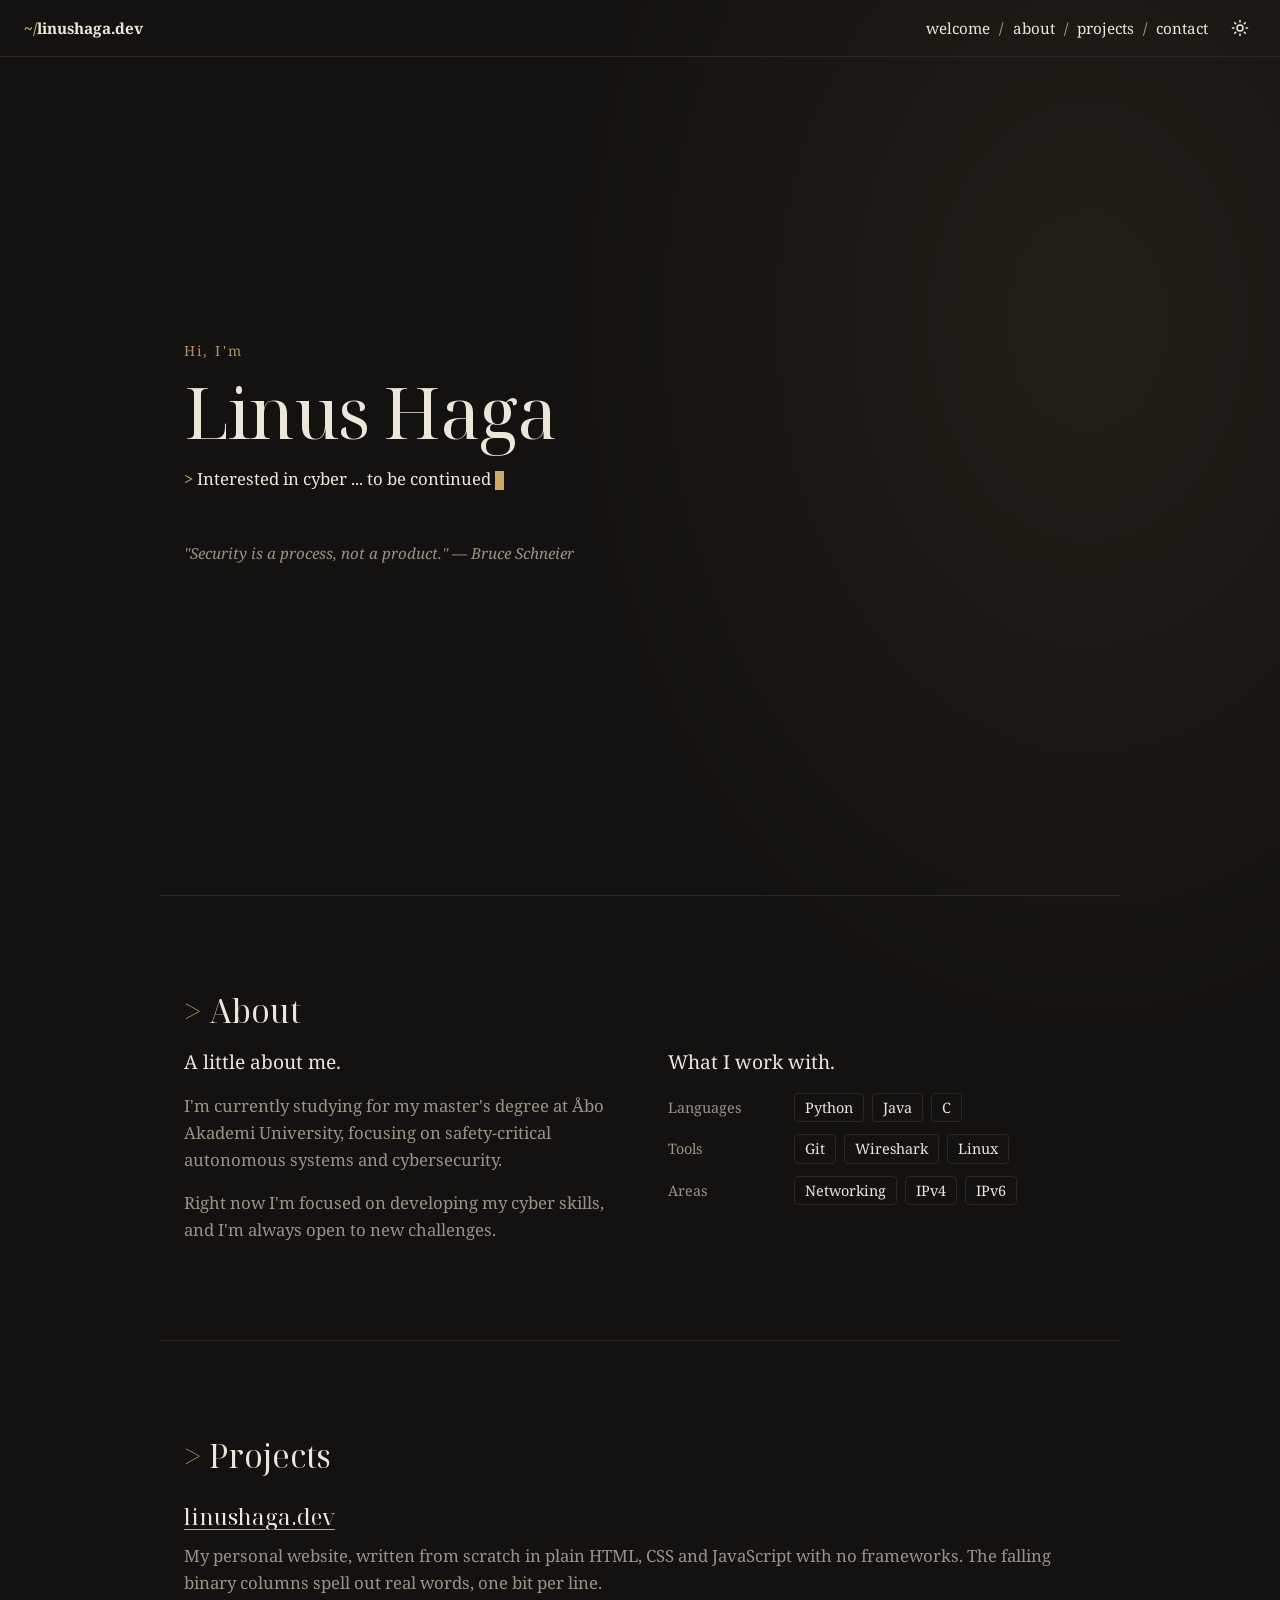
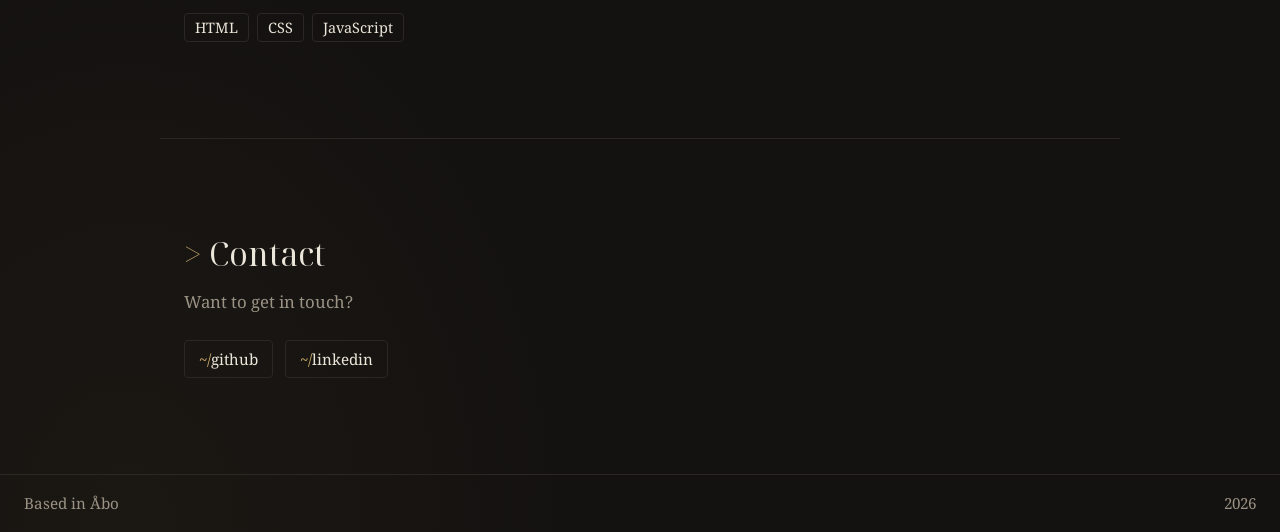
<file: index.html>
<!DOCTYPE html>
<html lang="en">
<head>
  <meta charset="UTF-8">
  <meta name="viewport" content="width=device-width, initial-scale=1.0">

  <link rel="preconnect" href="https://fonts.googleapis.com">
  <link rel="preconnect" href="https://fonts.gstatic.com" crossorigin>
  <link href="https://fonts.googleapis.com/css2?family=Noto+Serif+Display:wght@400&family=Noto+Serif:ital,wght@0,400;0,600;0,700;1,400&display=swap" rel="stylesheet">

  <title>Linus Haga</title>
  <meta name="description" content="Linus Haga, a master's student at Åbo Akademi University focusing on safety-critical autonomous systems and cybersecurity.">

  <!-- Shown when the link is shared, e.g. on LinkedIn or Discord. -->
  <meta property="og:type" content="website">
  <meta property="og:title" content="Linus Haga">
  <meta property="og:description" content="Linus Haga, a master's student at Åbo Akademi University focusing on safety-critical autonomous systems and cybersecurity.">
  <meta name="twitter:card" content="summary">

  <!-- Runs before the page draws, so a saved light theme doesn't flash dark first. -->
  <script>
    try {
      if (localStorage.getItem("theme") === "light") {
        document.documentElement.dataset.theme = "light";
      }
    } catch {}
  </script>

  <link rel="stylesheet" href="style.css">
</head>
<body>
  <header class="site-header">
    <a class="site-title" href="#welcome">linushaga.dev</a>

    <div class="header-end">
      <nav class="site-nav" aria-label="Main">
        <a href="#welcome">welcome</a>
        <a href="#about">about</a>
        <a href="#projects">projects</a>
        <a href="#contact">contact</a>
      </nav>

      <button class="theme-toggle" type="button" aria-label="Switch to light mode">
        <svg class="icon-sun" viewBox="0 0 24 24" aria-hidden="true">
          <circle cx="12" cy="12" r="4"/>
          <path d="M12 2v2M12 20v2M4.93 4.93l1.41 1.41M17.66 17.66l1.41 1.41M2 12h2M20 12h2M4.93 19.07l1.41-1.41M17.66 6.34l1.41-1.41"/>
        </svg>
        <svg class="icon-moon" viewBox="0 0 24 24" aria-hidden="true">
          <path d="M21 12.79A9 9 0 1 1 11.21 3 7 7 0 0 0 21 12.79z"/>
        </svg>
      </button>
    </div>
  </header>

  <main>
    <div class="binary" aria-hidden="true" data-words="IT, DaTe, Cyber, cryptography, security, privacy, hacking, programming, networking, linux, open source, technology">
      <div class="binary-col"></div>
      <div class="binary-col"></div>
      <div class="binary-col"></div>
      <div class="binary-col"></div>
    </div>

    <section id="welcome" class="hero">
      <p class="eyebrow">Hi, I'm</p>
      <h1>Linus Haga</h1>
      <p class="tagline">Interested in cyber ... to be continued<span class="cursor" aria-hidden="true"></span></p>
      <p class="quote">"Security is a process, not a product." — Bruce Schneier</p>
    </section>

    <section id="about" class="section">
      <h2>About</h2>
      <div class="about-grid">
        <div class="about-text">
          <p class="lead">A little about me.</p>
          <p>I'm currently studying for my master's degree at Åbo Akademi University, focusing on safety-critical autonomous systems and cybersecurity.</p>
          <p>Right now I'm focused on developing my cyber skills, and I'm always open to new challenges.</p>
        </div>

        <div class="skills">
          <p class="lead skills-title">What I work with.</p>
          <dl class="skill-groups">
            <div class="skill-group">
              <dt>Languages</dt>
              <dd>
                <ul class="tags">
                  <li>Python</li>
                  <li>Java</li>
                  <li>C</li>
                </ul>
              </dd>
            </div>
            <div class="skill-group">
              <dt>Tools</dt>
              <dd>
                <ul class="tags">
                  <li>Git</li>
                  <li>Wireshark</li>
                  <li>Linux</li>
                </ul>
              </dd>
            </div>
            <div class="skill-group">
              <dt>Areas</dt>
              <dd>
                <ul class="tags">
                  <li>Networking</li>
                  <li>IPv4</li>
                  <li>IPv6</li>
                </ul>
              </dd>
            </div>
          </dl>
        </div>
      </div>
    </section>

    <section id="projects" class="section">
      <h2>Projects</h2>

      <ul class="projects">
        <li class="project">
          <h3><a href="https://github.com/Linuusshh/linushaga.dev" target="_blank" rel="noopener noreferrer">linushaga.dev</a></h3>
          <p>My personal website, written from scratch in plain HTML, CSS and JavaScript with no frameworks. The falling binary columns spell out real words, one bit per line.</p>
          <ul class="tags">
            <li>HTML</li>
            <li>CSS</li>
            <li>JavaScript</li>
          </ul>
        </li>
      </ul>
    </section>

    <section id="contact" class="section">
      <h2>Contact</h2>
      <p>Want to get in touch?</p>

      <ul class="contact-links">
        <li><a class="link-btn" href="https://github.com/Linuusshh" target="_blank" rel="noopener noreferrer">github</a></li>
        <li><a class="link-btn" href="https://www.linkedin.com/in/linus-haga-680bb72a0/" target="_blank" rel="noopener noreferrer">linkedin</a></li>
      </ul>
    </section>
  </main>

  <footer class="site-footer">
    <span>Based in Åbo</span>
    <span class="year">2026</span>
  </footer>

  <div class="tv-glitch" aria-hidden="true"></div>

  <script src="script.js" defer></script>
</body>
</html>
</file>
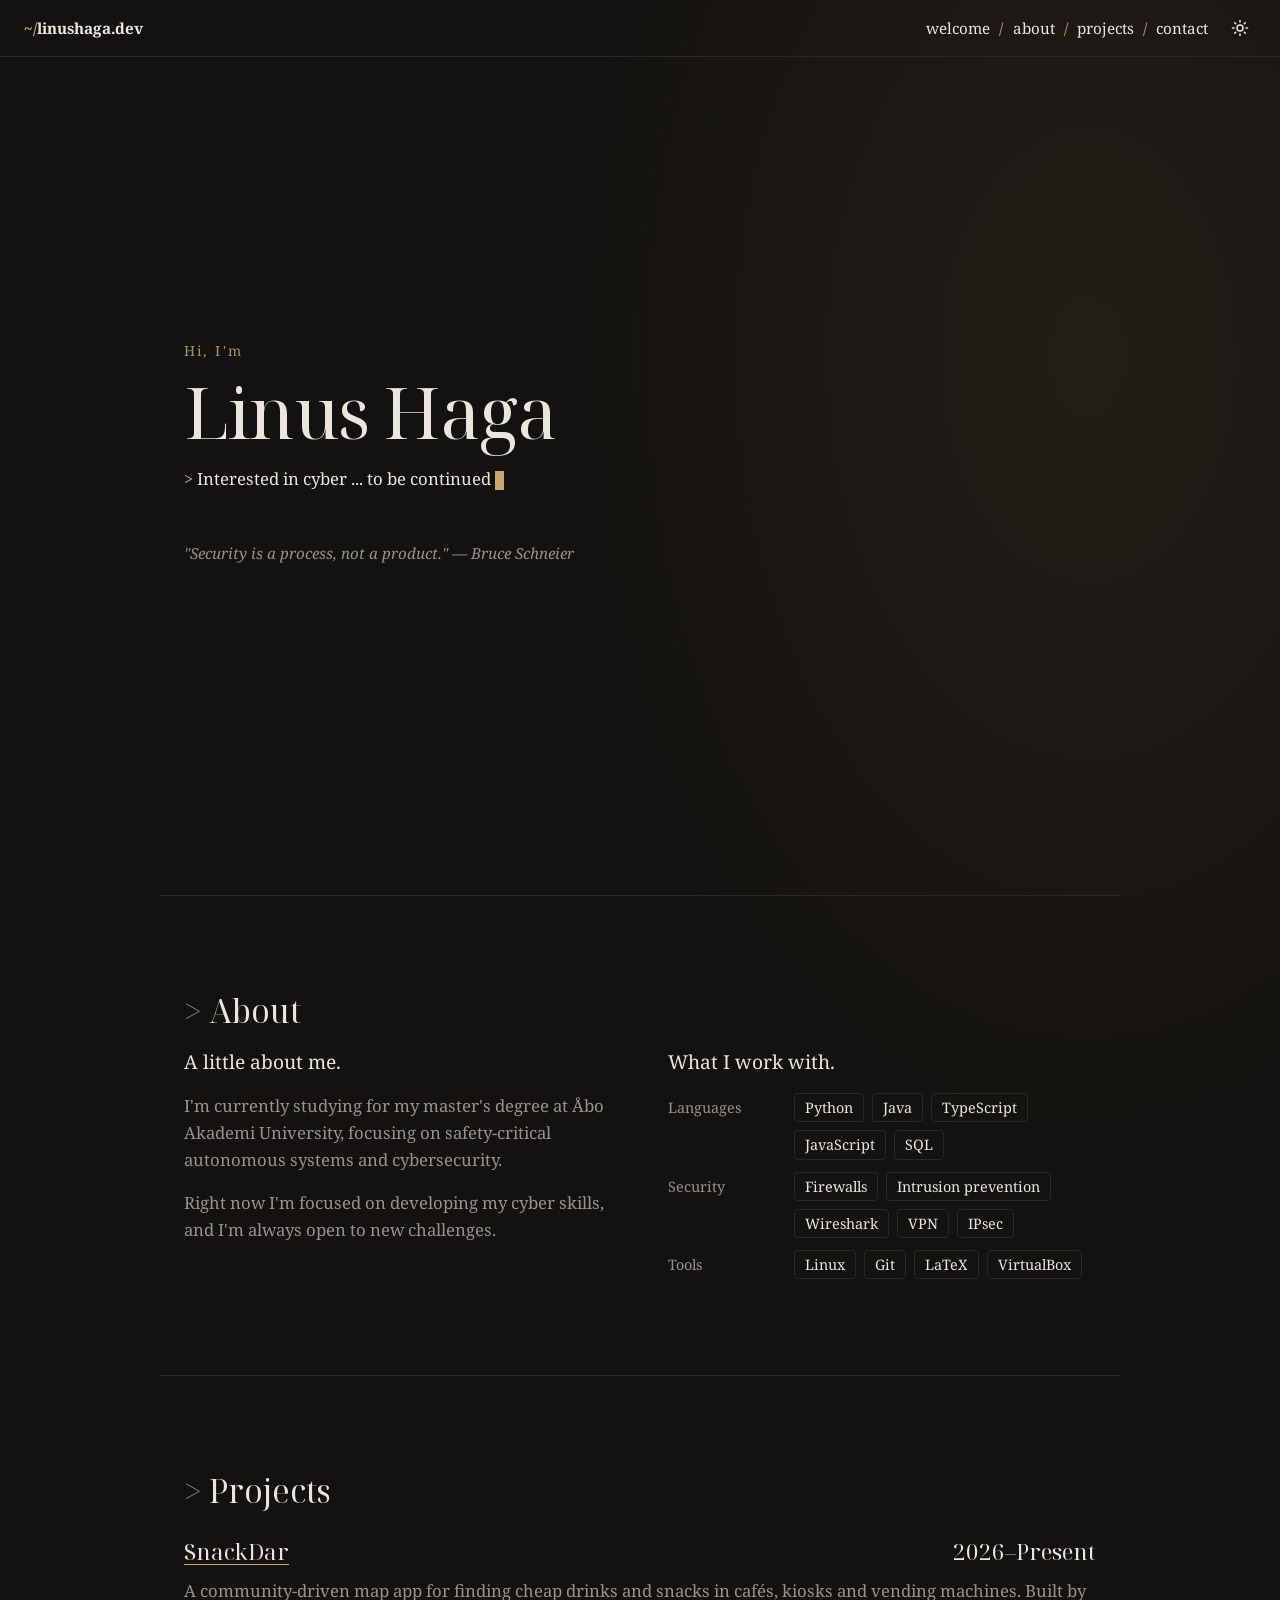
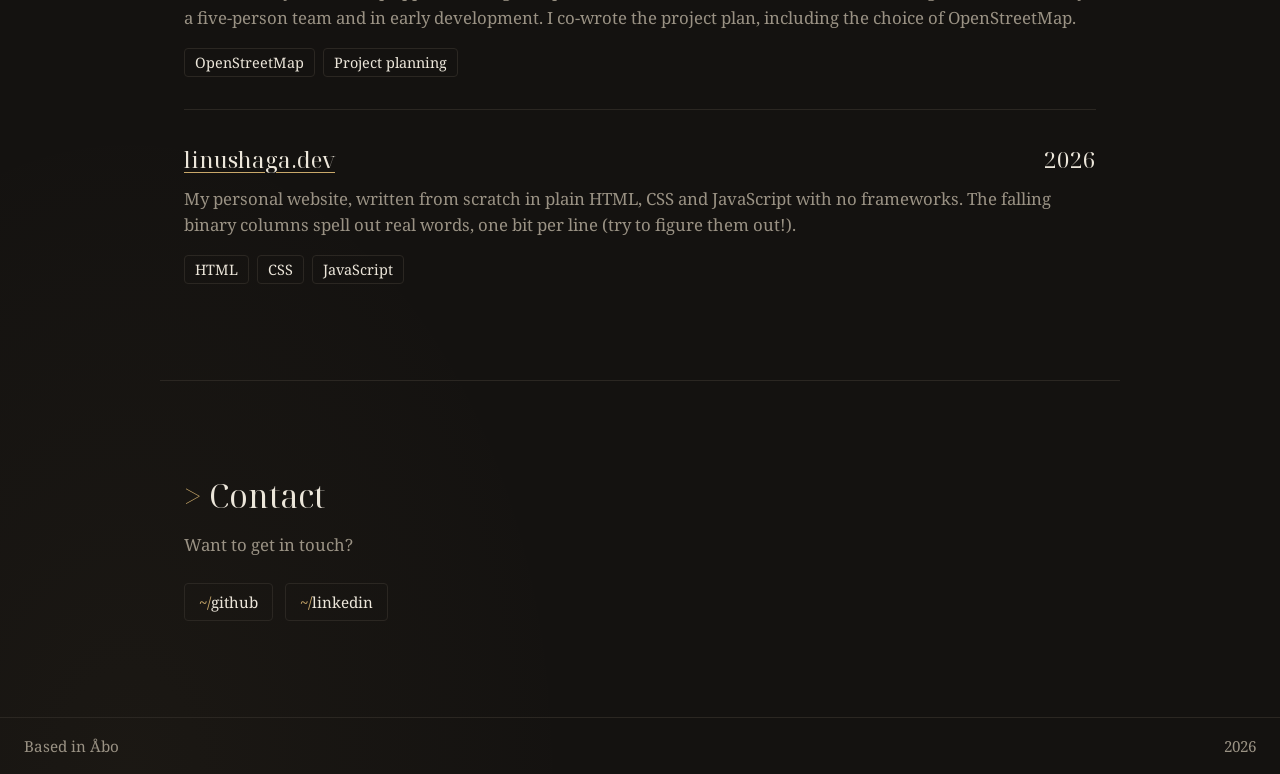
<file: public/index.html>
<!DOCTYPE html>
<html lang="en">
<head>
  <meta charset="UTF-8">
  <meta name="viewport" content="width=device-width, initial-scale=1.0">

  <link rel="preconnect" href="https://fonts.googleapis.com">
  <link rel="preconnect" href="https://fonts.gstatic.com" crossorigin>
  <link href="https://fonts.googleapis.com/css2?family=Noto+Serif+Display:wght@400&family=Noto+Serif:ital,wght@0,400;0,600;0,700;1,400&display=swap" rel="stylesheet">

  <title>Linus Haga</title>
  <link rel="icon" href="favicon.svg" type="image/svg+xml">
  <meta name="description" content="Linus Haga, a master's student at Åbo Akademi University focusing on safety-critical autonomous systems and cybersecurity.">

  <!-- Shown when the link is shared, e.g. on LinkedIn or Discord. -->
  <meta property="og:type" content="website">
  <meta property="og:title" content="Linus Haga">
  <meta property="og:description" content="Linus Haga, a master's student at Åbo Akademi University focusing on safety-critical autonomous systems and cybersecurity.">
  <meta name="twitter:card" content="summary">

  <!-- Runs before the page draws, so a saved light theme doesn't flash dark first. -->
  <script src="theme.js"></script>

  <link rel="stylesheet" href="style.css">
</head>
<body>
  <header class="site-header">
    <a class="site-title" href="#welcome">linushaga.dev</a>

    <div class="header-end">
      <nav class="site-nav" aria-label="Main">
        <a href="#welcome">welcome</a>
        <a href="#about">about</a>
        <a href="#projects">projects</a>
        <a href="#contact">contact</a>
      </nav>

      <button class="theme-toggle" type="button" aria-label="Switch to light mode">
        <svg class="icon-sun" viewBox="0 0 24 24" aria-hidden="true">
          <circle cx="12" cy="12" r="4"/>
          <path d="M12 2v2M12 20v2M4.93 4.93l1.41 1.41M17.66 17.66l1.41 1.41M2 12h2M20 12h2M4.93 19.07l1.41-1.41M17.66 6.34l1.41-1.41"/>
        </svg>
        <svg class="icon-moon" viewBox="0 0 24 24" aria-hidden="true">
          <path d="M21 12.79A9 9 0 1 1 11.21 3 7 7 0 0 0 21 12.79z"/>
        </svg>
      </button>
    </div>
  </header>

  <main>
    <div class="binary" aria-hidden="true" data-words="IT, DaTe, Cyber, cryptography, security, privacy, hacking, programming, networking, linux, open source, technology">
      <div class="binary-col"></div>
      <div class="binary-col"></div>
      <div class="binary-col"></div>
      <div class="binary-col"></div>
    </div>

    <section id="welcome" class="hero">
      <p class="eyebrow">Hi, I'm</p>
      <h1>Linus Haga</h1>
      <p class="tagline">Interested in cyber ... to be continued<span class="cursor" aria-hidden="true"></span></p>
      <p class="quote">"Security is a process, not a product." — Bruce Schneier</p>
    </section>

    <section id="about" class="section">
      <h2>About</h2>
      <div class="about-grid">
        <div class="about-text">
          <p class="lead">A little about me.</p>
          <p>I'm currently studying for my master's degree at Åbo Akademi University, focusing on safety-critical autonomous systems and cybersecurity.</p>
          <p>Right now I'm focused on developing my cyber skills, and I'm always open to new challenges.</p>
        </div>

        <div class="skills">
          <p class="lead skills-title">What I work with.</p>
          <dl class="skill-groups">
            <div class="skill-group">
              <dt>Languages</dt>
              <dd>
                <ul class="tags">
                  <li>Python</li>
                  <li>Java</li>
                  <li>TypeScript</li>
                  <li>JavaScript</li>
                  <li>SQL</li>
                </ul>
              </dd>
            </div>
            <div class="skill-group">
              <dt>Security</dt>
              <dd>
                <ul class="tags">
                  <li>Firewalls</li>
                  <li>Intrusion prevention</li>
                  <li>Wireshark</li>
                  <li>VPN</li>
                  <li>IPsec</li>
                </ul>
              </dd>
            </div>
            <div class="skill-group">
              <dt>Tools</dt>
              <dd>
                <ul class="tags">
                  <li>Linux</li>
                  <li>Git</li>
                  <li>LaTeX</li>
                  <li>VirtualBox</li>
                </ul>
              </dd>
            </div>
          </dl>
        </div>
      </div>
    </section>

    <section id="projects" class="section">
      <h2>Projects</h2>

      <ul class="projects">
        <li class="project">
          <div class="project-header">
            <h3><a href="https://github.com/SnackDar" target="_blank" rel="noopener noreferrer">SnackDar</a></h3>
            <time class="project-year" datetime="2026">2026–Present</time>
          </div>
          <p>A community-driven map app for finding cheap drinks and snacks in cafés, kiosks and vending machines. Built by a five-person team and in early development. I co-wrote the project plan, including the choice of OpenStreetMap.</p>
          <ul class="tags">
            <li>OpenStreetMap</li>
            <li>Project planning</li>
          </ul>
        </li>
        <li class="project">
          <div class="project-header">
            <h3><a href="https://github.com/Linuusshh/linushaga.dev" target="_blank" rel="noopener noreferrer">linushaga.dev</a></h3>
            <time class="project-year" datetime="2026">2026</time>
          </div>
          <p>My personal website, written from scratch in plain HTML, CSS and JavaScript with no frameworks. The falling binary columns spell out real words, one bit per line (try to figure them out!).</p>
          <ul class="tags">
            <li>HTML</li>
            <li>CSS</li>
            <li>JavaScript</li>
          </ul>
        </li>
      </ul>
    </section>

    <section id="contact" class="section">
      <h2>Contact</h2>
      <p>Want to get in touch?</p>

      <ul class="contact-links">
        <li><a class="link-btn" href="https://github.com/Linuusshh" target="_blank" rel="noopener noreferrer">github</a></li>
        <li><a class="link-btn" href="https://www.linkedin.com/in/linus-haga-680bb72a0/" target="_blank" rel="noopener noreferrer">linkedin</a></li>
      </ul>
    </section>
  </main>

  <footer class="site-footer">
    <span>Based in Åbo</span>
    <span class="year">2026</span>
  </footer>

  <div class="tv-glitch" aria-hidden="true"></div>

  <script src="script.js" defer></script>
</body>
</html>
</file>
<file: style.css>
* {
  box-sizing: border-box;
}

/* Registering the theme colors as real colors lets the browser fade between
   them, so switching theme eases over instead of snapping like a flashbang. */
@property --bg { syntax: "<color>"; inherits: true; initial-value: #141210; }
@property --text { syntax: "<color>"; inherits: true; initial-value: #ece6da; }
@property --muted { syntax: "<color>"; inherits: true; initial-value: #9a9284; }
@property --line { syntax: "<color>"; inherits: true; initial-value: #2b2722; }
@property --accent { syntax: "<color>"; inherits: true; initial-value: #c9a86a; }
@property --glow-strong { syntax: "<color>"; inherits: true; initial-value: transparent; }
@property --glow-soft { syntax: "<color>"; inherits: true; initial-value: transparent; }

:root {
  --bg: #141210;
  --text: #ece6da;
  --muted: #9a9284;
  --line: #2b2722;
  --accent: #c9a86a;
  --glow-strong: rgba(201, 168, 106, 0.08);
  --glow-soft: rgba(201, 168, 106, 0.04);

  --content-width: 960px;

  --font: "Noto Serif", Georgia, "Times New Roman", serif;
  --font-display: "Noto Serif Display", Georgia, "Times New Roman", serif;

  color-scheme: dark;

  transition:
    --bg 0.8s ease,
    --text 0.8s ease,
    --muted 0.8s ease,
    --line 0.8s ease,
    --accent 0.8s ease,
    --glow-strong 0.8s ease,
    --glow-soft 0.8s ease;
}

:root[data-theme="light"] {
  --bg: #f6f1e7;
  --text: #241f18;
  --muted: #6a6256;
  --line: #ddd4c4;
  --accent: #806224;
  --glow-strong: rgba(128, 98, 36, 0.08);
  --glow-soft: rgba(128, 98, 36, 0.04);

  color-scheme: light;
}

body {
  margin: 0;
  min-height: 100vh;
  display: flex;
  flex-direction: column;

  font-family: var(--font);
  font-weight: 400;
  line-height: 1.6;
  color: var(--text);
  background:
    radial-gradient(ellipse 60% 50% at 85% 15%, var(--glow-strong), transparent 70%),
    radial-gradient(ellipse 50% 40% at 10% 100%, var(--glow-soft), transparent 70%),
    var(--bg);
}

h1,
h2,
h3 {
  font-family: var(--font-display);
}

a {
  color: inherit;
  text-decoration: none;
}

a:hover {
  color: var(--accent);
}

a:focus-visible {
  outline: 2px solid var(--accent);
  outline-offset: 4px;
  border-radius: 2px;
}

/* Header */

.site-header {
  display: flex;
  justify-content: space-between;
  align-items: center;
  gap: 16px;
  padding: 16px 24px;

  font-size: 0.95rem;
  border-bottom: 1px solid var(--line);
}

.site-title {
  font-weight: 700;
}

.site-title::before {
  content: "~/";
  color: var(--accent);
}

.header-end {
  display: flex;
  flex-wrap: wrap;
  align-items: center;
  gap: 8px 16px;
}

.site-nav {
  display: flex;
  gap: 0.6em;
}

.site-nav a + a::before {
  content: "/";
  margin-right: 0.6em;
  color: var(--accent);
}

/* Theme toggle: shows the mode you'd switch to. */

.theme-toggle {
  display: inline-flex;
  align-items: center;
  justify-content: center;
  width: 32px;
  height: 32px;
  margin: -6px 0; /* Keeps the header height the .hero min-height relies on. */
  padding: 0;

  color: var(--text);
  background: transparent;
  border: 0;
  border-radius: 4px;
  cursor: pointer;
  transition: color 0.15s;
}

.theme-toggle:hover {
  color: var(--accent);
}

.theme-toggle:focus-visible {
  outline: 2px solid var(--accent);
  outline-offset: 2px;
}

.theme-toggle svg {
  width: 18px;
  height: 18px;
  fill: none;
  stroke: currentColor;
  stroke-width: 2;
  stroke-linecap: round;
  stroke-linejoin: round;
}

.icon-moon,
:root[data-theme="light"] .icon-sun {
  display: none;
}

:root[data-theme="light"] .icon-moon {
  display: block;
}

/* Easter egg: switching theme makes the screen twitch like an old TV.
   script.js adds .glitching to <html> and skips it for reduced-motion users. */

.glitching {
  overflow-x: clip; /* Stops the twitch from flashing a horizontal scrollbar. */
}

.glitching .site-header,
.glitching main,
.glitching .site-footer {
  animation: tv-twitch 0.5s steps(1) both;
}

.tv-glitch {
  display: none;
  position: fixed;
  inset: 0;
  z-index: 100;
  overflow: hidden;
  pointer-events: none;

  /* Black and white static. */
  background-image: url("data:image/svg+xml,%3Csvg xmlns='http://www.w3.org/2000/svg' width='256' height='256'%3E%3Cfilter id='n'%3E%3CfeTurbulence type='fractalNoise' baseFrequency='.9' numOctaves='2' stitchTiles='stitch'/%3E%3CfeColorMatrix type='saturate' values='0'/%3E%3C/filter%3E%3Crect width='100%25' height='100%25' filter='url(%23n)'/%3E%3C/svg%3E");
}

.glitching .tv-glitch {
  display: block;
  animation: tv-static 0.5s steps(1) both;
}

/* Scanlines. */
.tv-glitch::before {
  content: "";
  position: absolute;
  inset: 0;
  background: repeating-linear-gradient(to bottom, rgba(0, 0, 0, 0.35) 0 2px, transparent 2px 4px);
}

/* Bright band rolling down the screen. */
.tv-glitch::after {
  content: "";
  position: absolute;
  left: 0;
  right: 0;
  height: 16vh;
  background: linear-gradient(to bottom, transparent, rgba(255, 255, 255, 0.3), transparent);
  animation: tv-roll 0.5s linear both;
}

@keyframes tv-twitch {
  0% {
    transform: translate(-10px, 2px) skewX(3deg);
    text-shadow: 3px 0 rgba(255, 0, 60, 0.7), -3px 0 rgba(0, 220, 255, 0.7);
  }

  10% {
    transform: translate(8px, -3px) skewX(-2deg);
  }

  20% {
    transform: none;
    text-shadow: none;
  }

  36% {
    transform: translate(-14px, 0) skewX(5deg);
    text-shadow: -4px 0 rgba(255, 0, 60, 0.7), 4px 0 rgba(0, 220, 255, 0.7);
  }

  46% {
    transform: translate(4px, 4px);
  }

  58% {
    transform: translate(-4px, -1px);
    text-shadow: 2px 0 rgba(255, 0, 60, 0.7), -2px 0 rgba(0, 220, 255, 0.7);
  }

  72% {
    transform: translate(9px, 0) skewX(-4deg);
  }

  84%,
  100% {
    transform: none;
    text-shadow: none;
  }
}

@keyframes tv-static {
  0% {
    opacity: 0.6;
    background-position: 0 0;
  }

  10% {
    opacity: 0.3;
    background-position: -80px 40px;
  }

  20% {
    opacity: 0;
  }

  36% {
    opacity: 0.5;
    background-position: 120px -60px;
  }

  46% {
    opacity: 0.3;
    background-position: -30px 110px;
  }

  58% {
    opacity: 0.2;
    background-position: 70px 20px;
  }

  72% {
    opacity: 0.12;
    background-position: -140px -90px;
  }

  84%,
  100% {
    opacity: 0;
  }
}

@keyframes tv-roll {
  from {
    transform: translateY(-16vh);
  }

  to {
    transform: translateY(100vh);
  }
}

/* Hero */

html {
  scroll-behavior: smooth;
}

@media (prefers-reduced-motion: reduce) {
  html {
    scroll-behavior: auto;
  }
}

main {
  flex: 1;
  position: relative;
}

/* Binary columns */

.binary {
  --h: 70vh;

  position: absolute;
  top: 0;
  right: 24px;
  z-index: 1;
  display: flex;
  gap: 22px;
  height: var(--h);
  overflow: hidden;
  pointer-events: none;

  -webkit-mask-image: linear-gradient(to bottom, transparent, #000 25%, #000 60%, transparent);
  mask-image: linear-gradient(to bottom, transparent, #000 25%, #000 60%, transparent);
}

.binary-col {
  font-size: 0.9rem;
  line-height: 1.5;
  text-align: center;
  color: var(--accent);
  opacity: 0.6;
}

.binary-track {
  white-space: pre;
  animation: binary-fall var(--dur, 30s) linear var(--delay, 0s) 1 both;
}

@keyframes binary-fall {
  from {
    transform: translateY(-100%);
  }

  to {
    transform: translateY(var(--h));
  }
}

@media (prefers-reduced-motion: reduce) {
  .binary-track {
    animation: none;
  }
}

@media (max-width: 800px) {
  .binary {
    display: none;
  }
}

.hero {
  min-height: calc(100vh - 62px);
  display: flex;
  flex-direction: column;
  justify-content: center;
  width: 100%;
  max-width: var(--content-width);
  margin: 0 auto;
  padding: 48px 24px 96px;
}

/* Footer */

.site-footer {
  display: flex;
  justify-content: space-between;
  align-items: center;
  gap: 16px;
  padding: 16px 24px;

  font-size: 0.95rem;
  color: var(--muted);
  border-top: 1px solid var(--line);
}

@media (max-width: 800px) {
  .site-footer {
    padding: 16px;
  }
}

/* Sections */

.section {
  max-width: var(--content-width);
  margin: 0 auto;
  padding: 96px 24px;
  border-top: 1px solid var(--line);
}

.section h2 {
  margin: 0 0 16px;
  font-size: 2rem;
  font-weight: 400;
  line-height: 1.2;
}

.section h2::before {
  content: "> ";
  color: var(--accent);
}

.section p {
  margin: 0;
  color: var(--muted);
  font-size: 1.05rem;
}

.section p + p {
  margin-top: 16px;
}

.section .lead {
  color: var(--text);
  font-size: 1.2rem;
}

/* Skills */

.section .skills-title {
  margin-bottom: 16px;
}

.about-grid {
  display: grid;
  grid-template-columns: 1fr 1fr;
  gap: 56px;
  align-items: start;
}

.skill-groups {
  display: grid;
  gap: 12px;
  margin: 0;
}

.skill-group {
  display: grid;
  grid-template-columns: 110px 1fr;
  gap: 16px;
  align-items: baseline;
}

.skill-group dt {
  font-size: 0.9rem;
  color: var(--muted);
}

.skill-group dd {
  margin: 0;
}

.tags {
  display: flex;
  flex-wrap: wrap;
  gap: 8px;
  margin: 0;
  padding: 0;
  list-style: none;
}

.tags li {
  padding: 2px 10px;
  font-size: 0.9rem;
  border: 1px solid var(--line);
  border-radius: 4px;
}

@media (max-width: 800px) {
  .about-grid {
    grid-template-columns: 1fr;
    gap: 40px;
  }

  .skill-group {
    grid-template-columns: 1fr;
    gap: 6px;
  }
}

/* Projects */

.projects {
  margin: 24px 0 0;
  padding: 0;
  list-style: none;
}

.project + .project {
  margin-top: 32px;
  padding-top: 32px;
  border-top: 1px solid var(--line);
}

.project h3 {
  margin: 0;
  font-size: 1.4rem;
  font-weight: 400;
}

.project h3 a {
  text-decoration: underline;
  text-decoration-color: var(--accent);
  text-decoration-thickness: 1px;
  text-underline-offset: 4px;
}

.section .project p {
  margin: 8px 0 16px;
}

/* Contact */

.contact-links {
  display: flex;
  flex-wrap: wrap;
  gap: 12px;
  margin: 24px 0 0;
  padding: 0;
  list-style: none;
}

.link-btn {
  display: inline-block;
  padding: 6px 14px;

  font: inherit;
  font-size: 0.95rem;
  color: var(--text);
  background: transparent;
  border: 1px solid var(--line);
  border-radius: 4px;
  cursor: pointer;
  transition: border-color 0.15s, color 0.15s;
}

.link-btn::before {
  content: "~/";
  color: var(--accent);
}

.link-btn:hover {
  color: var(--accent);
  border-color: var(--accent);
}

.link-btn:focus-visible {
  outline: 2px solid var(--accent);
  outline-offset: 4px;
}

.eyebrow {
  margin: 0 0 12px;
  font-size: 0.875rem;
  letter-spacing: 0.15em;
  color: var(--accent);
  opacity: 0.85;
}

.hero h1 {
  margin: 0;
  font-size: 4.5rem;
  font-weight: 400;
  letter-spacing: -0.02em;
  line-height: 1.05;
}

.tagline {
  margin: 16px 0 0;
  font-size: 1.05rem;
}

.tagline::before {
  content: "> ";
  color: var(--accent);
}

.cursor {
  display: inline-block;
  width: 0.55em;
  height: 1.1em;
  margin-left: 4px;
  vertical-align: text-bottom;
  background: var(--accent);
  animation: blink 1.1s steps(1) infinite;
}

.quote {
  margin: 48px 0 0;
  font-size: 0.95rem;
  font-style: italic;
  color: var(--muted);
}

@keyframes blink {
  50% {
    opacity: 0;
  }
}

/* The hero lines rise in one after another when the page loads. The animation
   only runs once, so switching theme doesn't replay it. */
.hero > * {
  animation: hero-in 0.9s cubic-bezier(0.22, 1, 0.36, 1) both;
}

.hero > :nth-child(1) { animation-delay: 0.1s; }
.hero > :nth-child(2) { animation-delay: 0.25s; }
.hero > :nth-child(3) { animation-delay: 0.45s; }
.hero > :nth-child(4) { animation-delay: 0.7s; }

/* No "to" keyframe, so each line ends at its own opacity (the eyebrow is 0.85). */
@keyframes hero-in {
  from {
    opacity: 0;
    transform: translateY(16px);
  }
}

@media (prefers-reduced-motion: reduce) {
  .cursor,
  .hero > * {
    animation: none;
  }
}

@media (max-width: 800px) {
  .site-header {
    flex-direction: column;
    align-items: flex-start;
    padding: 16px;
  }

  .hero {
    padding: 48px 16px 64px;
  }

  .hero h1 {
    font-size: 3rem;
  }
}
</file>
<file: public/style.css>
* {
  box-sizing: border-box;
}

/* Registering the theme colors as real colors lets the browser fade between
   them, so switching theme eases over instead of snapping like a flashbang. */
@property --bg { syntax: "<color>"; inherits: true; initial-value: #141210; }
@property --text { syntax: "<color>"; inherits: true; initial-value: #ece6da; }
@property --muted { syntax: "<color>"; inherits: true; initial-value: #9a9284; }
@property --line { syntax: "<color>"; inherits: true; initial-value: #2b2722; }
@property --accent { syntax: "<color>"; inherits: true; initial-value: #c9a86a; }
@property --glow-strong { syntax: "<color>"; inherits: true; initial-value: transparent; }
@property --glow-soft { syntax: "<color>"; inherits: true; initial-value: transparent; }

:root {
  --bg: #141210;
  --text: #ece6da;
  --muted: #9a9284;
  --line: #2b2722;
  --accent: #c9a86a;
  --glow-strong: rgba(201, 168, 106, 0.08);
  --glow-soft: rgba(201, 168, 106, 0.04);

  --content-width: 960px;

  --font: "Noto Serif", Georgia, "Times New Roman", serif;
  --font-display: "Noto Serif Display", Georgia, "Times New Roman", serif;

  color-scheme: dark;

  transition:
    --bg 0.8s ease,
    --text 0.8s ease,
    --muted 0.8s ease,
    --line 0.8s ease,
    --accent 0.8s ease,
    --glow-strong 0.8s ease,
    --glow-soft 0.8s ease;
}

:root[data-theme="light"] {
  --bg: #f6f1e7;
  --text: #241f18;
  --muted: #6a6256;
  --line: #ddd4c4;
  --accent: #806224;
  --glow-strong: rgba(128, 98, 36, 0.08);
  --glow-soft: rgba(128, 98, 36, 0.04);

  color-scheme: light;
}

body {
  margin: 0;
  min-height: 100vh;
  display: flex;
  flex-direction: column;

  font-family: var(--font);
  font-weight: 400;
  line-height: 1.6;
  color: var(--text);
  background:
    radial-gradient(ellipse 60% 50% at 85% 15%, var(--glow-strong), transparent 70%),
    radial-gradient(ellipse 50% 40% at 10% 100%, var(--glow-soft), transparent 70%),
    var(--bg);
}

h1,
h2,
h3 {
  font-family: var(--font-display);
}

a {
  color: inherit;
  text-decoration: none;
}

a:hover {
  color: var(--accent);
}

a:focus-visible {
  outline: 2px solid var(--accent);
  outline-offset: 4px;
  border-radius: 2px;
}

/* Header */

.site-header {
  display: flex;
  justify-content: space-between;
  align-items: center;
  gap: 16px;
  padding: 16px 24px;

  font-size: 0.95rem;
  border-bottom: 1px solid var(--line);
}

.site-title {
  font-weight: 700;
}

.site-title::before {
  content: "~/";
  color: var(--accent);
}

.header-end {
  display: flex;
  flex-wrap: wrap;
  align-items: center;
  gap: 8px 16px;
}

.site-nav {
  display: flex;
  gap: 0.6em;
}

.site-nav a + a::before {
  content: "/";
  margin-right: 0.6em;
  color: var(--accent);
}

/* Theme toggle: shows the mode you'd switch to. */

.theme-toggle {
  display: inline-flex;
  align-items: center;
  justify-content: center;
  width: 32px;
  height: 32px;
  margin: -6px 0; /* Keeps the header height the .hero min-height relies on. */
  padding: 0;

  color: var(--text);
  background: transparent;
  border: 0;
  border-radius: 4px;
  cursor: pointer;
  transition: color 0.15s;
}

.theme-toggle:hover {
  color: var(--accent);
}

.theme-toggle:focus-visible {
  outline: 2px solid var(--accent);
  outline-offset: 2px;
}

.theme-toggle svg {
  width: 18px;
  height: 18px;
  fill: none;
  stroke: currentColor;
  stroke-width: 2;
  stroke-linecap: round;
  stroke-linejoin: round;
}

.icon-moon,
:root[data-theme="light"] .icon-sun {
  display: none;
}

:root[data-theme="light"] .icon-moon {
  display: block;
}

/* Easter egg: switching theme makes the screen twitch like an old TV.
   script.js adds .glitching to <html> and skips it for reduced-motion users. */

.glitching {
  overflow-x: clip; /* Stops the twitch from flashing a horizontal scrollbar. */
}

.glitching .site-header,
.glitching main,
.glitching .site-footer {
  animation: tv-twitch 0.5s steps(1) both;
}

.tv-glitch {
  display: none;
  position: fixed;
  inset: 0;
  z-index: 100;
  overflow: hidden;
  pointer-events: none;

  /* Black and white static. */
  background-image: url("data:image/svg+xml,%3Csvg xmlns='http://www.w3.org/2000/svg' width='256' height='256'%3E%3Cfilter id='n'%3E%3CfeTurbulence type='fractalNoise' baseFrequency='.9' numOctaves='2' stitchTiles='stitch'/%3E%3CfeColorMatrix type='saturate' values='0'/%3E%3C/filter%3E%3Crect width='100%25' height='100%25' filter='url(%23n)'/%3E%3C/svg%3E");
}

.glitching .tv-glitch {
  display: block;
  animation: tv-static 0.5s steps(1) both;
}

/* Scanlines. */
.tv-glitch::before {
  content: "";
  position: absolute;
  inset: 0;
  background: repeating-linear-gradient(to bottom, rgba(0, 0, 0, 0.35) 0 2px, transparent 2px 4px);
}

/* Bright band rolling down the screen. */
.tv-glitch::after {
  content: "";
  position: absolute;
  left: 0;
  right: 0;
  height: 16vh;
  background: linear-gradient(to bottom, transparent, rgba(255, 255, 255, 0.3), transparent);
  animation: tv-roll 0.5s linear both;
}

@keyframes tv-twitch {
  0% {
    transform: translate(-10px, 2px) skewX(3deg);
    text-shadow: 3px 0 rgba(255, 0, 60, 0.7), -3px 0 rgba(0, 220, 255, 0.7);
  }

  10% {
    transform: translate(8px, -3px) skewX(-2deg);
  }

  20% {
    transform: none;
    text-shadow: none;
  }

  36% {
    transform: translate(-14px, 0) skewX(5deg);
    text-shadow: -4px 0 rgba(255, 0, 60, 0.7), 4px 0 rgba(0, 220, 255, 0.7);
  }

  46% {
    transform: translate(4px, 4px);
  }

  58% {
    transform: translate(-4px, -1px);
    text-shadow: 2px 0 rgba(255, 0, 60, 0.7), -2px 0 rgba(0, 220, 255, 0.7);
  }

  72% {
    transform: translate(9px, 0) skewX(-4deg);
  }

  84%,
  100% {
    transform: none;
    text-shadow: none;
  }
}

@keyframes tv-static {
  0% {
    opacity: 0.6;
    background-position: 0 0;
  }

  10% {
    opacity: 0.3;
    background-position: -80px 40px;
  }

  20% {
    opacity: 0;
  }

  36% {
    opacity: 0.5;
    background-position: 120px -60px;
  }

  46% {
    opacity: 0.3;
    background-position: -30px 110px;
  }

  58% {
    opacity: 0.2;
    background-position: 70px 20px;
  }

  72% {
    opacity: 0.12;
    background-position: -140px -90px;
  }

  84%,
  100% {
    opacity: 0;
  }
}

@keyframes tv-roll {
  from {
    transform: translateY(-16vh);
  }

  to {
    transform: translateY(100vh);
  }
}

/* Hero */

html {
  scroll-behavior: smooth;
}

@media (prefers-reduced-motion: reduce) {
  html {
    scroll-behavior: auto;
  }
}

main {
  flex: 1;
  position: relative;
}

/* Binary columns */

.binary {
  --h: 70vh;

  position: absolute;
  top: 0;
  right: 24px;
  z-index: 1;
  display: flex;
  gap: 22px;
  height: var(--h);
  overflow: hidden;
  pointer-events: none;

  -webkit-mask-image: linear-gradient(to bottom, transparent, #000 25%, #000 60%, transparent);
  mask-image: linear-gradient(to bottom, transparent, #000 25%, #000 60%, transparent);
}

.binary-col {
  font-size: 0.9rem;
  line-height: 1.5;
  text-align: center;
  color: var(--accent);
  opacity: 0.6;
}

.binary-track {
  white-space: pre;
  animation: binary-fall var(--dur, 30s) linear var(--delay, 0s) 1 both;
}

@keyframes binary-fall {
  from {
    transform: translateY(-100%);
  }

  to {
    transform: translateY(var(--h));
  }
}

@media (prefers-reduced-motion: reduce) {
  .binary-track {
    animation: none;
  }
}

@media (max-width: 800px) {
  .binary {
    display: none;
  }
}

.hero {
  min-height: calc(100vh - 62px);
  display: flex;
  flex-direction: column;
  justify-content: center;
  width: 100%;
  max-width: var(--content-width);
  margin: 0 auto;
  padding: 48px 24px 96px;
}

/* Footer */

.site-footer {
  display: flex;
  justify-content: space-between;
  align-items: center;
  gap: 16px;
  padding: 16px 24px;

  font-size: 0.95rem;
  color: var(--muted);
  border-top: 1px solid var(--line);
}

@media (max-width: 800px) {
  .site-footer {
    padding: 16px;
  }
}

/* Sections */

.section {
  max-width: var(--content-width);
  margin: 0 auto;
  padding: 96px 24px;
  border-top: 1px solid var(--line);
}

.section h2 {
  margin: 0 0 16px;
  font-size: 2rem;
  font-weight: 400;
  line-height: 1.2;
}

.section h2::before {
  content: "> ";
  color: var(--accent);
}

.section p {
  margin: 0;
  color: var(--muted);
  font-size: 1.05rem;
}

.section p + p {
  margin-top: 16px;
}

.section .lead {
  color: var(--text);
  font-size: 1.2rem;
}

/* Skills */

.section .skills-title {
  margin-bottom: 16px;
}

.about-grid {
  display: grid;
  grid-template-columns: 1fr 1fr;
  gap: 56px;
  align-items: start;
}

.skill-groups {
  display: grid;
  gap: 12px;
  margin: 0;
}

.skill-group {
  display: grid;
  grid-template-columns: 110px 1fr;
  gap: 16px;
  align-items: baseline;
}

.skill-group dt {
  font-size: 0.9rem;
  color: var(--muted);
}

.skill-group dd {
  margin: 0;
}

.tags {
  display: flex;
  flex-wrap: wrap;
  gap: 8px;
  margin: 0;
  padding: 0;
  list-style: none;
}

.tags li {
  padding: 2px 10px;
  font-size: 0.9rem;
  border: 1px solid var(--line);
  border-radius: 4px;
}

@media (max-width: 800px) {
  .about-grid {
    grid-template-columns: 1fr;
    gap: 40px;
  }

  .skill-group {
    grid-template-columns: 1fr;
    gap: 6px;
  }
}

/* Projects */

.projects {
  margin: 24px 0 0;
  padding: 0;
  list-style: none;
}

.project + .project {
  margin-top: 32px;
  padding-top: 32px;
  border-top: 1px solid var(--line);
}

.project-header {
  display: flex;
  justify-content: space-between;
  align-items: baseline;
  gap: 16px;
}

.project-year {
  flex-shrink: 0;
  font-family: var(--font-display);
  font-size: 1.4rem;
  font-weight: 400;
  color: var(--text);
}

.project h3 {
  margin: 0;
  min-width: 0;
  overflow-wrap: anywhere;
  font-size: 1.4rem;
  font-weight: 400;
}

.project h3 a {
  text-decoration: underline;
  text-decoration-color: var(--accent);
  text-decoration-thickness: 1px;
  text-underline-offset: 4px;
}

.section .project p {
  margin: 8px 0 16px;
}

/* Contact */

.contact-links {
  display: flex;
  flex-wrap: wrap;
  gap: 12px;
  margin: 24px 0 0;
  padding: 0;
  list-style: none;
}

.link-btn {
  display: inline-block;
  padding: 6px 14px;

  font: inherit;
  font-size: 0.95rem;
  color: var(--text);
  background: transparent;
  border: 1px solid var(--line);
  border-radius: 4px;
  cursor: pointer;
  transition: border-color 0.15s, color 0.15s;
}

.link-btn::before {
  content: "~/";
  color: var(--accent);
}

.link-btn:hover {
  color: var(--accent);
  border-color: var(--accent);
}

.link-btn:focus-visible {
  outline: 2px solid var(--accent);
  outline-offset: 4px;
}

.eyebrow {
  margin: 0 0 12px;
  font-size: 0.875rem;
  letter-spacing: 0.15em;
  color: var(--accent);
  opacity: 0.85;
}

.hero h1 {
  margin: 0;
  font-size: 4.5rem;
  font-weight: 400;
  letter-spacing: -0.02em;
  line-height: 1.05;
}

.tagline {
  margin: 16px 0 0;
  font-size: 1.05rem;
}

.tagline::before {
  content: "> ";
  color: var(--accent);
}

.cursor {
  display: inline-block;
  width: 0.55em;
  height: 1.1em;
  margin-left: 4px;
  vertical-align: text-bottom;
  background: var(--accent);
  animation: blink 1.1s steps(1) infinite;
}

.quote {
  margin: 48px 0 0;
  font-size: 0.95rem;
  font-style: italic;
  color: var(--muted);
}

@keyframes blink {
  50% {
    opacity: 0;
  }
}

/* The hero lines rise in one after another when the page loads. The animation
   only runs once, so switching theme doesn't replay it. */
.hero > * {
  animation: hero-in 0.9s cubic-bezier(0.22, 1, 0.36, 1) both;
}

.hero > :nth-child(1) { animation-delay: 0.1s; }
.hero > :nth-child(2) { animation-delay: 0.25s; }
.hero > :nth-child(3) { animation-delay: 0.45s; }
.hero > :nth-child(4) { animation-delay: 0.7s; }

/* No "to" keyframe, so each line ends at its own opacity (the eyebrow is 0.85). */
@keyframes hero-in {
  from {
    opacity: 0;
    transform: translateY(16px);
  }
}

@media (prefers-reduced-motion: reduce) {
  .cursor,
  .hero > * {
    animation: none;
  }
}

@media (max-width: 800px) {
  .site-header {
    flex-direction: column;
    align-items: flex-start;
    padding: 16px;
  }

  .hero {
    padding: 48px 16px 64px;
  }

  .hero h1 {
    font-size: 3rem;
  }
}
</file>
